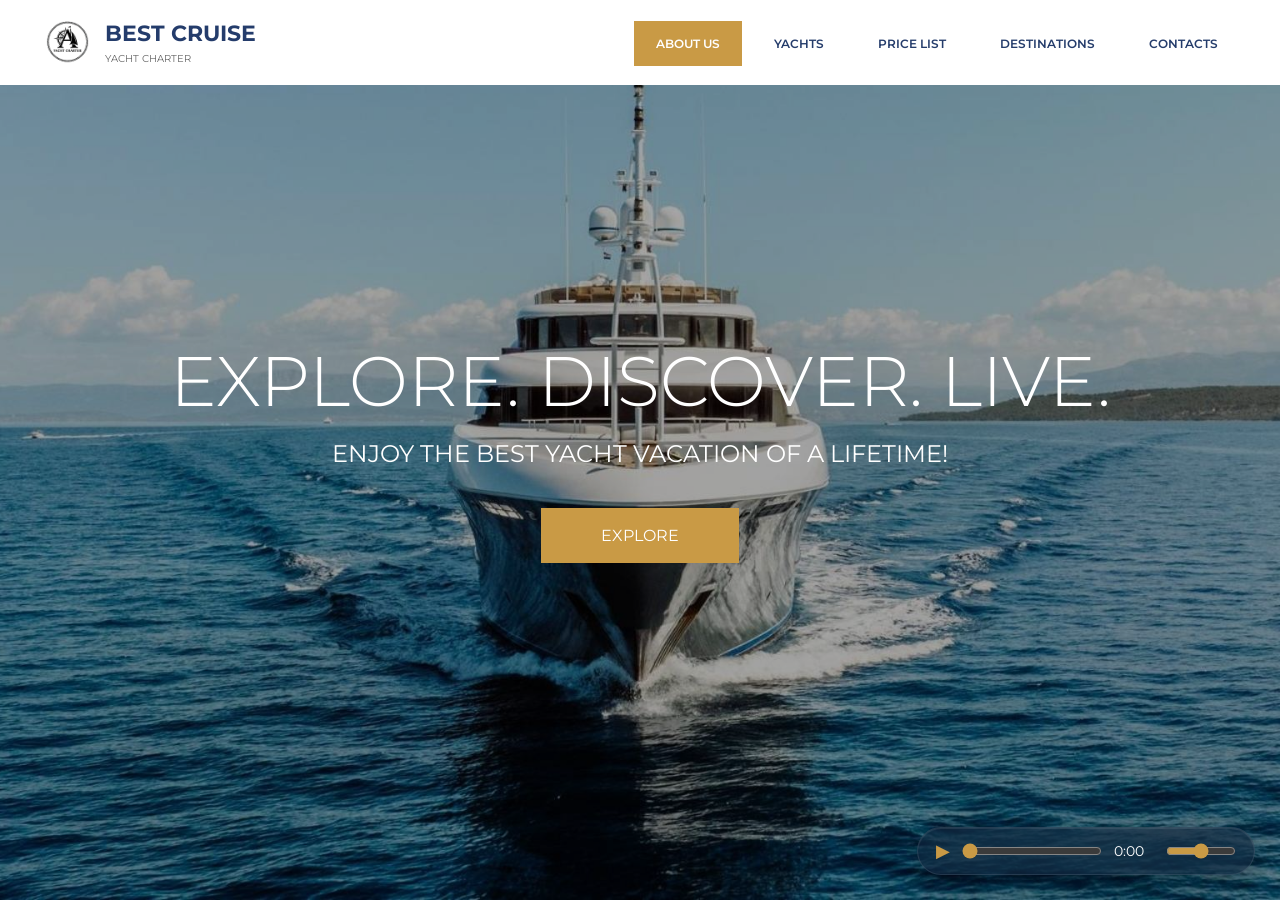
<file: index.html>
<!DOCTYPE html>
<html lang="sl">
<head>
    <meta charset="UTF-8">
    <meta name="viewport" content="width=device-width, initial-scale=1.0">
    <title>Best Cruise</title>

    <link rel="stylesheet" href="style.css">

    <link href="https://fonts.googleapis.com/css2?family=Montserrat:wght@300;400;600&display=swap" rel="stylesheet">
</head>
<body>

<header>
    <div class="container">

        <div class="logo">
            <img src="logo.png" alt="">
            <div>
                <h2>BEST CRUISE</h2>
                <span>YACHT CHARTER</span>
            </div>
        </div>

        <nav>
            <ul>
                <li><a class="active" href="index.html">ABOUT US</a></li>
                <li><a href="yachts.html">YACHTS</a></li>
                <li><a href="prices.html">PRICE LIST</a></li>
                <li><a href="destinations.html">DESTINATIONS</a></li>
                <li><a href="contacts.html">CONTACTS</a></li>
            </ul>
        </nav>

    </div>
</header>

<section class="hero">

    <div class="slide active"></div>
    <div class="slide"></div>

    <div class="overlay"></div>

    <div class="hero-content">
        <h1>EXPLORE. DISCOVER. LIVE.</h1>
        <p>ENJOY THE BEST YACHT VACATION OF A LIFETIME!</p>

        <a href="explore.html" class="btn">EXPLORE</a>
    </div>

</section>



<div class="music-player">

    <button id="playBtn">▶</button>

    <input type="range" id="seekBar" value="0">

    <span id="time">0:00</span>

    <input
        type="range"
        id="volumeBar"
        min="0"
        max="1"
        step="0.1"
        value="0.5">

    <audio id="bgMusic" loop>
        <source src="zvok/jblue.mp3" type="audio/mpeg">
    </audio>

</div>
<script src="script.js"></script>
</body>
</html>
</file>
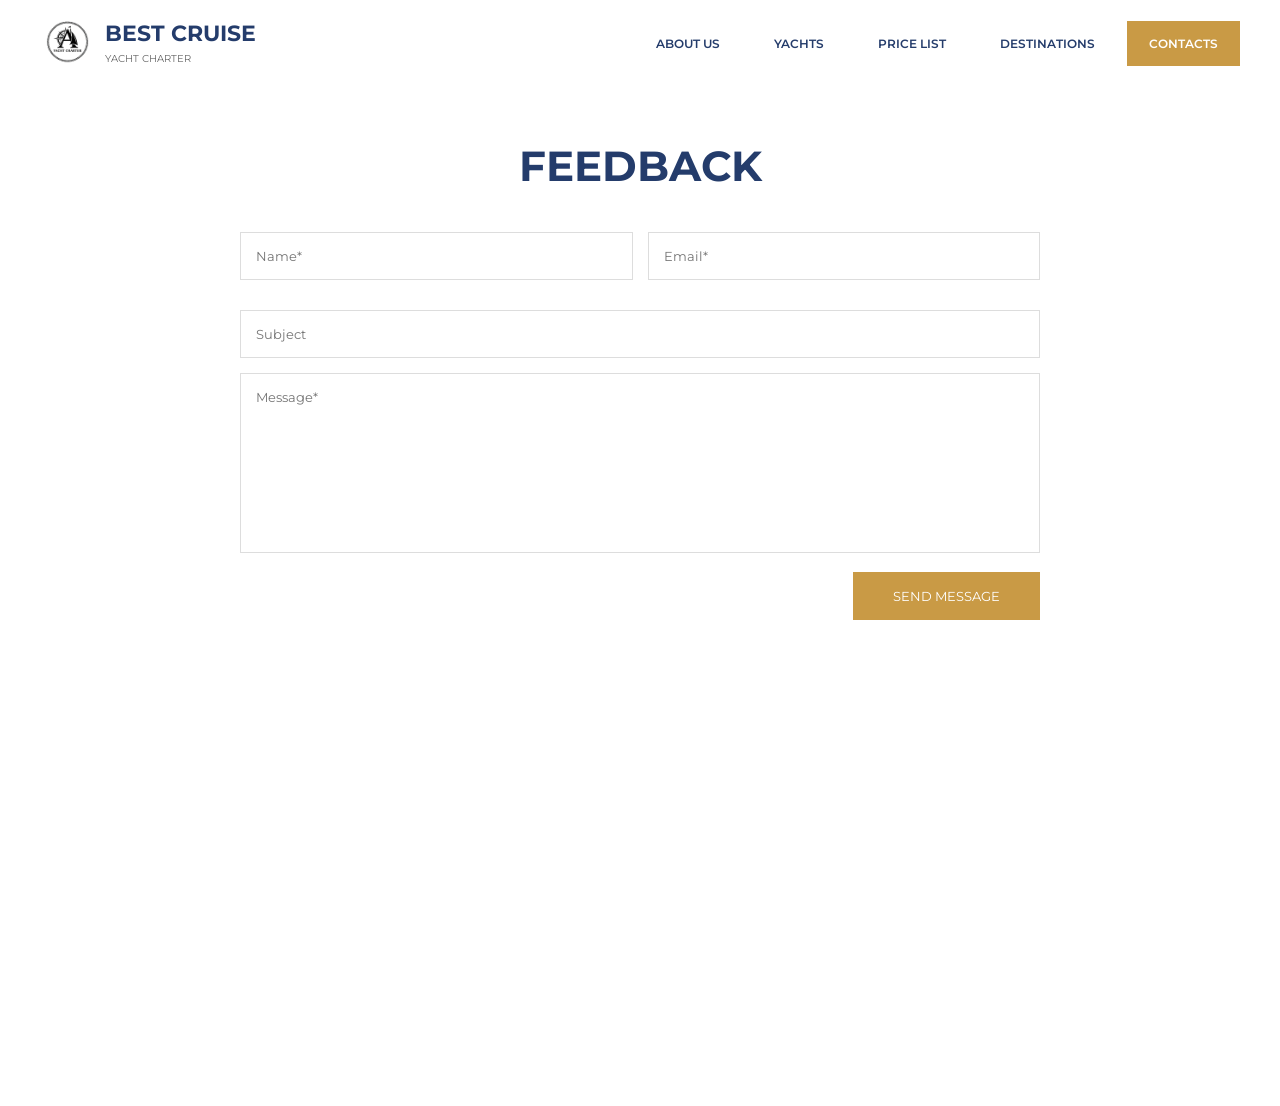
<file: contacts.html>
<!DOCTYPE html>
<html lang="sl">
<head>
    <meta charset="UTF-8">
    <meta name="viewport" content="width=device-width, initial-scale=1.0">
    <title>Contacts - Best Cruise</title>

    <link rel="stylesheet" href="style.css">
    <link rel="stylesheet" href="contacts.css">

    <link href="https://fonts.googleapis.com/css2?family=Montserrat:wght@300;400;500;600;700&display=swap" rel="stylesheet">
</head>
<body>

<header>
    <div class="container">

        <div class="logo">
            <img src="logo.png" alt="">
            <div>
                <h2>BEST CRUISE</h2>
                <span>YACHT CHARTER</span>
            </div>
        </div>

        <nav>
            <ul>
                <li><a href="index.html">ABOUT US</a></li>
                <li><a href="yachts.html">YACHTS</a></li>
                <li><a href="prices.html">PRICE LIST</a></li>
                <li><a href="destinations.html">DESTINATIONS</a></li>
                <li><a class="active" href="contacts.html">CONTACTS</a></li>
            </ul>
        </nav>

    </div>
</header>

<section class="contact-section">

    <h1>FEEDBACK</h1>

    <form class="contact-form">

        <div class="row">
            <input type="text" placeholder="Name*">
            <input type="email" placeholder="Email*">
        </div>

        <input type="text" placeholder="Subject">

        <textarea placeholder="Message*"></textarea>

        <button type="submit">
            SEND MESSAGE
        </button>

    </form>

</section>

<section class="map-section">

    <iframe
        src="https://maps.google.com/maps?q=Split&t=&z=13&ie=UTF8&iwloc=&output=embed"
        allowfullscreen=""
        loading="lazy">
    </iframe>

</section>

</body>
</html>
</file>
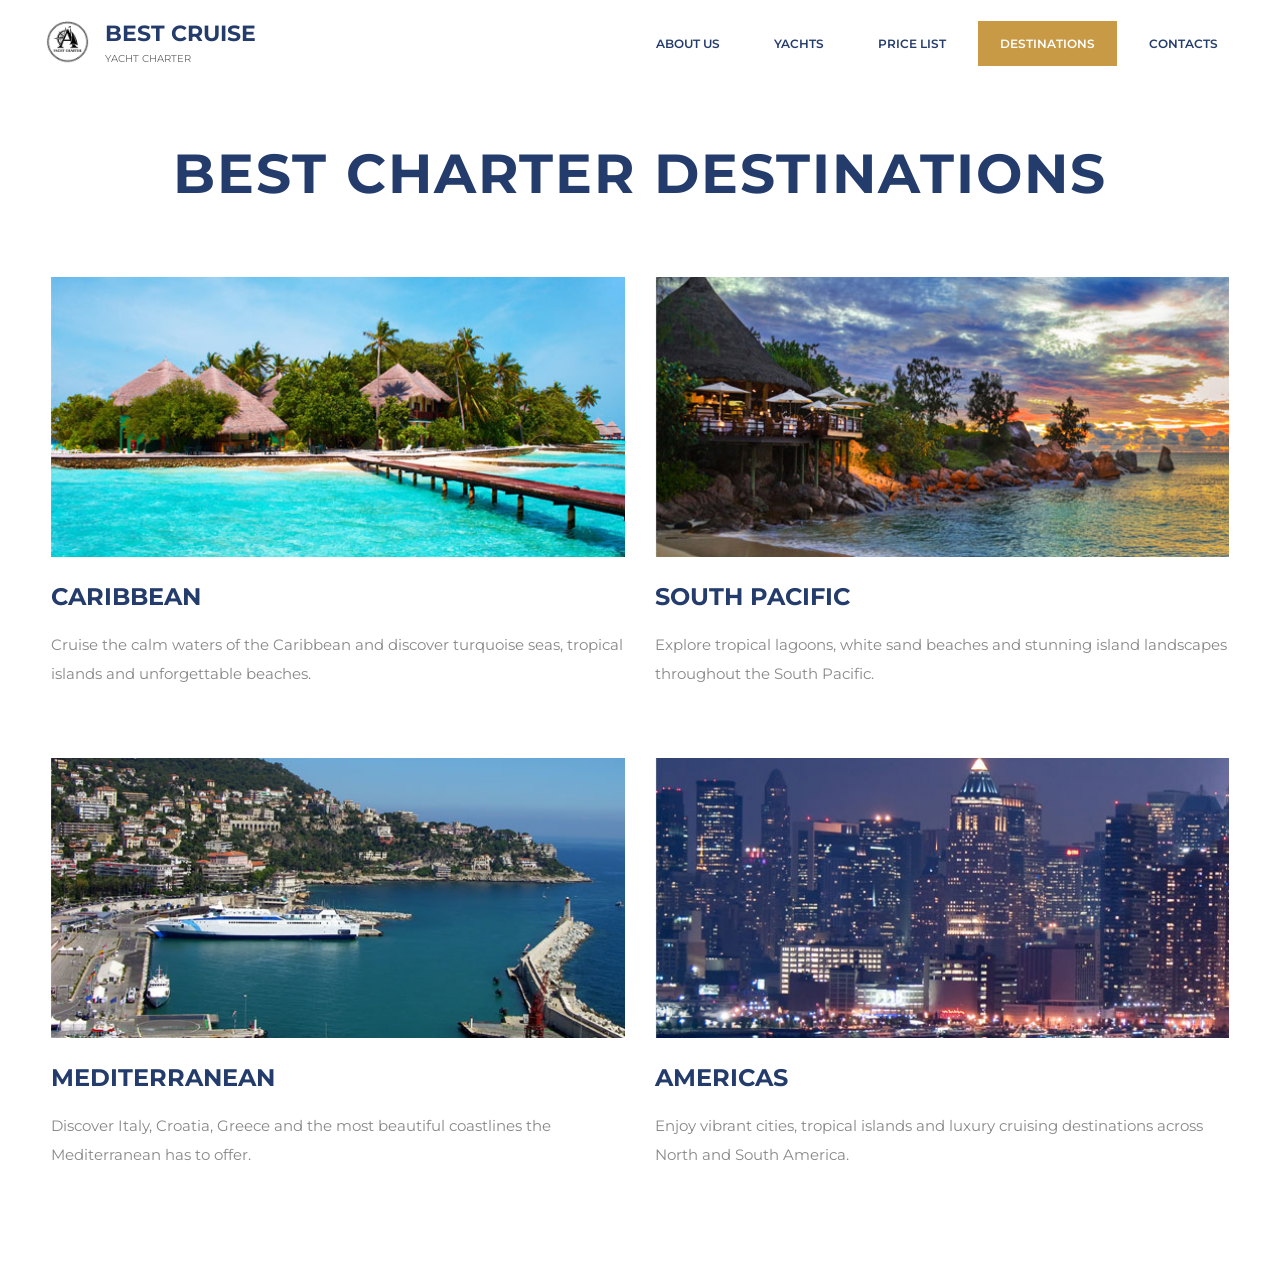
<file: destinations.html>
<!DOCTYPE html>
<html lang="sl">
<head>
    <meta charset="UTF-8">
    <meta name="viewport" content="width=device-width, initial-scale=1.0">
    <title>Destinations - Best Cruise</title>

    <link rel="stylesheet" href="style.css">
    <link rel="stylesheet" href="destinations.css">

    <link href="https://fonts.googleapis.com/css2?family=Montserrat:wght@300;400;500;600;700&display=swap" rel="stylesheet">
</head>
<body>

<header>
    <div class="container">

        <div class="logo">
            <img src="logo.png" alt="">
            <div>
                <h2>BEST CRUISE</h2>
                <span>YACHT CHARTER</span>
            </div>
        </div>

        <nav>
            <ul>
                <li><a href="index.html">ABOUT US</a></li>
                <li><a href="yachts.html">YACHTS</a></li>
                <li><a href="prices.html">PRICE LIST</a></li>
                <li><a class="active" href="destinations.html">DESTINATIONS</a></li>
                <li><a href="contacts.html">CONTACTS</a></li>
            </ul>
        </nav>

    </div>
</header>

<section class="destinations-page">

    <div class="section-title">
        <h1>BEST CHARTER DESTINATIONS</h1>
    </div>

    <div class="destinations-grid">

        <div class="destination-card">

            <img src="slike/carribean.jpg" alt="">

            <h2>CARIBBEAN</h2>

            <p>
                Cruise the calm waters of the Caribbean and discover
                turquoise seas, tropical islands and unforgettable beaches.
            </p>

        </div>

        <div class="destination-card">

            <img src="slike/south.jpg" alt="">

            <h2>SOUTH PACIFIC</h2>

            <p>
                Explore tropical lagoons, white sand beaches and
                stunning island landscapes throughout the South Pacific.
            </p>

        </div>

        <div class="destination-card">

            <img src="slike/mediterranean.jpg" alt="">

            <h2>MEDITERRANEAN</h2>

            <p>
                Discover Italy, Croatia, Greece and the most beautiful
                coastlines the Mediterranean has to offer.
            </p>

        </div>

        <div class="destination-card">

            <img src="slike/americas.jpg" alt="">

            <h2>AMERICAS</h2>

            <p>
                Enjoy vibrant cities, tropical islands and luxury
                cruising destinations across North and South America.
            </p>

        </div>

    </div>

</section>

</body>
</html>
</file>
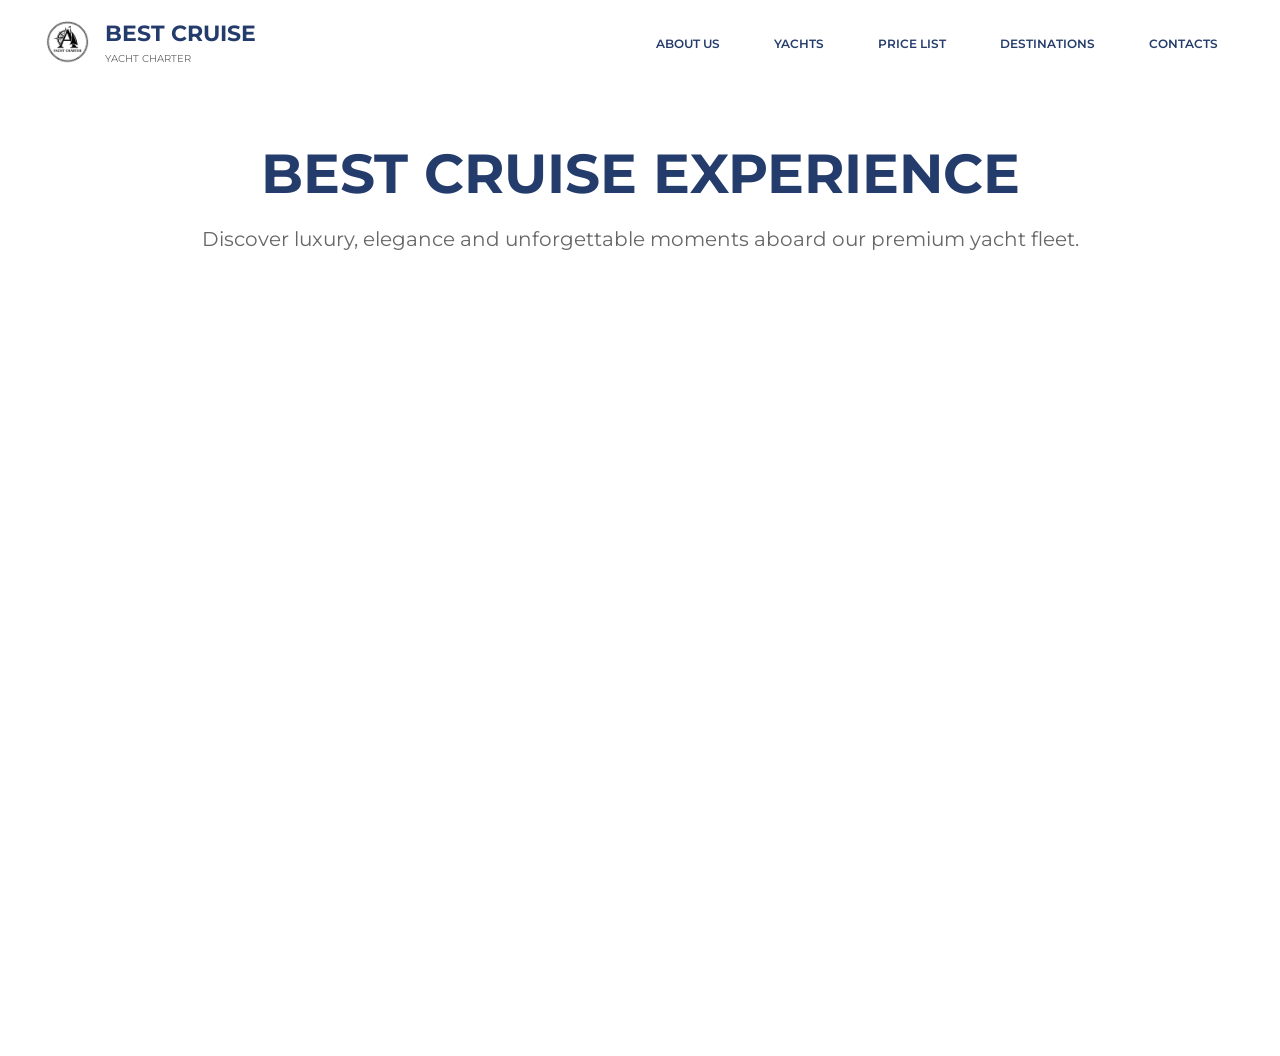
<file: explore.html>
<!DOCTYPE html>
<html lang="sl">
<head>
    <meta charset="UTF-8">
    <meta name="viewport" content="width=device-width, initial-scale=1.0">
    <title>Explore - Best Cruise</title>

    <link rel="stylesheet" href="style.css">
    <link rel="stylesheet" href="explore.css">

    <link href="https://fonts.googleapis.com/css2?family=Montserrat:wght@300;400;500;600;700&display=swap" rel="stylesheet">
</head>
<body>

<header>
    <div class="container">

        <div class="logo">
            <img src="logo.png" alt="">
            <div>
                <h2>BEST CRUISE</h2>
                <span>YACHT CHARTER</span>
            </div>
        </div>

        <nav>
            <ul>
                <li><a href="index.html">ABOUT US</a></li>
                <li><a href="yachts.html">YACHTS</a></li>
                <li><a href="prices.html">PRICE LIST</a></li>
                <li><a href="destinations.html">DESTINATIONS</a></li>
                <li><a href="contacts.html">CONTACTS</a></li>
            </ul>
        </nav>

    </div>
</header>

<section class="explore-page">

    <h1>BEST CRUISE EXPERIENCE</h1>

    <p>
        Discover luxury, elegance and unforgettable moments aboard
        our premium yacht fleet.
    </p>

    <div class="video-container">

        <iframe
            src="https://www.youtube.com/embed/_wC721zLZz4?autoplay=1"
            title="Best Cruise Experience"
            allow="accelerometer; autoplay; clipboard-write; encrypted-media; gyroscope; picture-in-picture"
            allowfullscreen>
        </iframe>

    </div>

</section>

</body>
</html>
</file>
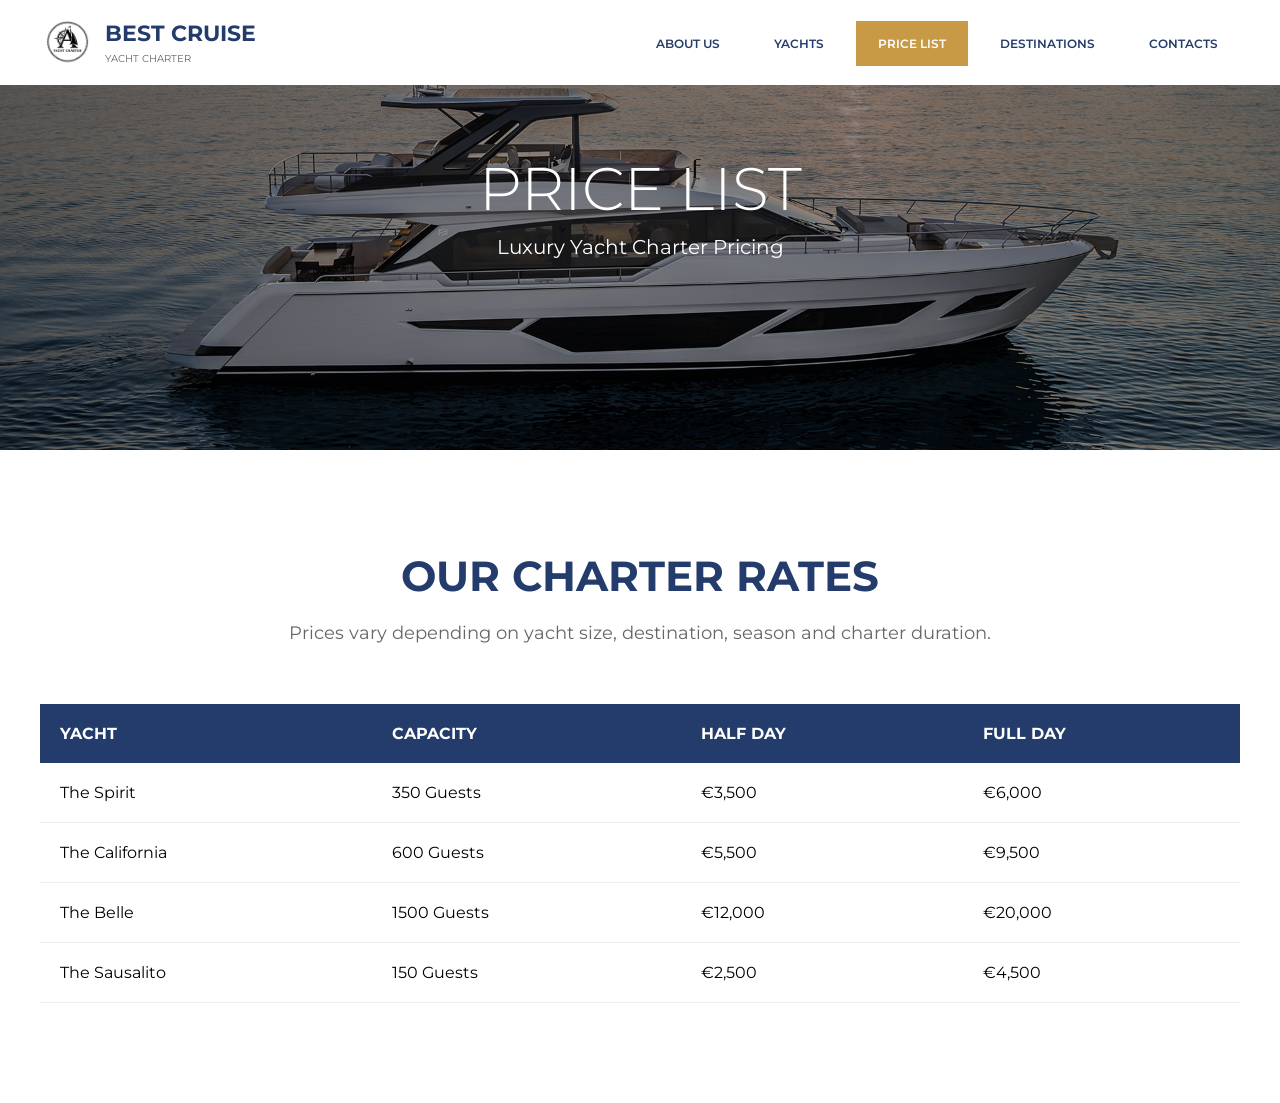
<file: prices.html>
<!DOCTYPE html>
<html lang="sl">
<head>
    <meta charset="UTF-8">
    <meta name="viewport" content="width=device-width, initial-scale=1.0">
    <title>Price List - Best Cruise</title>

    <link rel="stylesheet" href="style.css">
    <link rel="stylesheet" href="prices.css">

    <link href="https://fonts.googleapis.com/css2?family=Montserrat:wght@300;400;500;600;700&display=swap" rel="stylesheet">
</head>
<body>

<header>
    <div class="container">

        <div class="logo">
            <img src="logo.png" alt="">
            <div>
                <h2>BEST CRUISE</h2>
                <span>YACHT CHARTER</span>
            </div>
        </div>

        <nav>
            <ul>
                <li><a href="index.html">ABOUT US</a></li>
                <li><a href="yachts.html">YACHTS</a></li>
                <li><a class="active" href="prices.html">PRICE LIST</a></li>
                <li><a href="destinations.html">DESTINATIONS</a></li>
                <li><a href="contacts.html">CONTACTS</a></li>
             </ul>
        </nav>

    </div>
</header>

<section class="prices-hero">

    <div class="overlay"></div>

    <div class="hero-content">
        <h1>PRICE LIST</h1>
        <p>Luxury Yacht Charter Pricing</p>
    </div>

</section>

<section class="pricing">

    <div class="section-title">
        <h2>OUR CHARTER RATES</h2>
        <p>
            Prices vary depending on yacht size, destination,
            season and charter duration.
        </p>
    </div>

    <table class="price-table">

        <thead>
            <tr>
                <th>YACHT</th>
                <th>CAPACITY</th>
                <th>HALF DAY</th>
                <th>FULL DAY</th>
            </tr>
        </thead>

        <tbody>

            <tr>
                <td>The Spirit</td>
                <td>350 Guests</td>
                <td>€3,500</td>
                <td>€6,000</td>
            </tr>

            <tr>
                <td>The California</td>
                <td>600 Guests</td>
                <td>€5,500</td>
                <td>€9,500</td>
            </tr>

            <tr>
                <td>The Belle</td>
                <td>1500 Guests</td>
                <td>€12,000</td>
                <td>€20,000</td>
            </tr>

            <tr>
                <td>The Sausalito</td>
                <td>150 Guests</td>
                <td>€2,500</td>
                <td>€4,500</td>
            </tr>

        </tbody>

    </table>

</section>

</body>
</html>
</file>
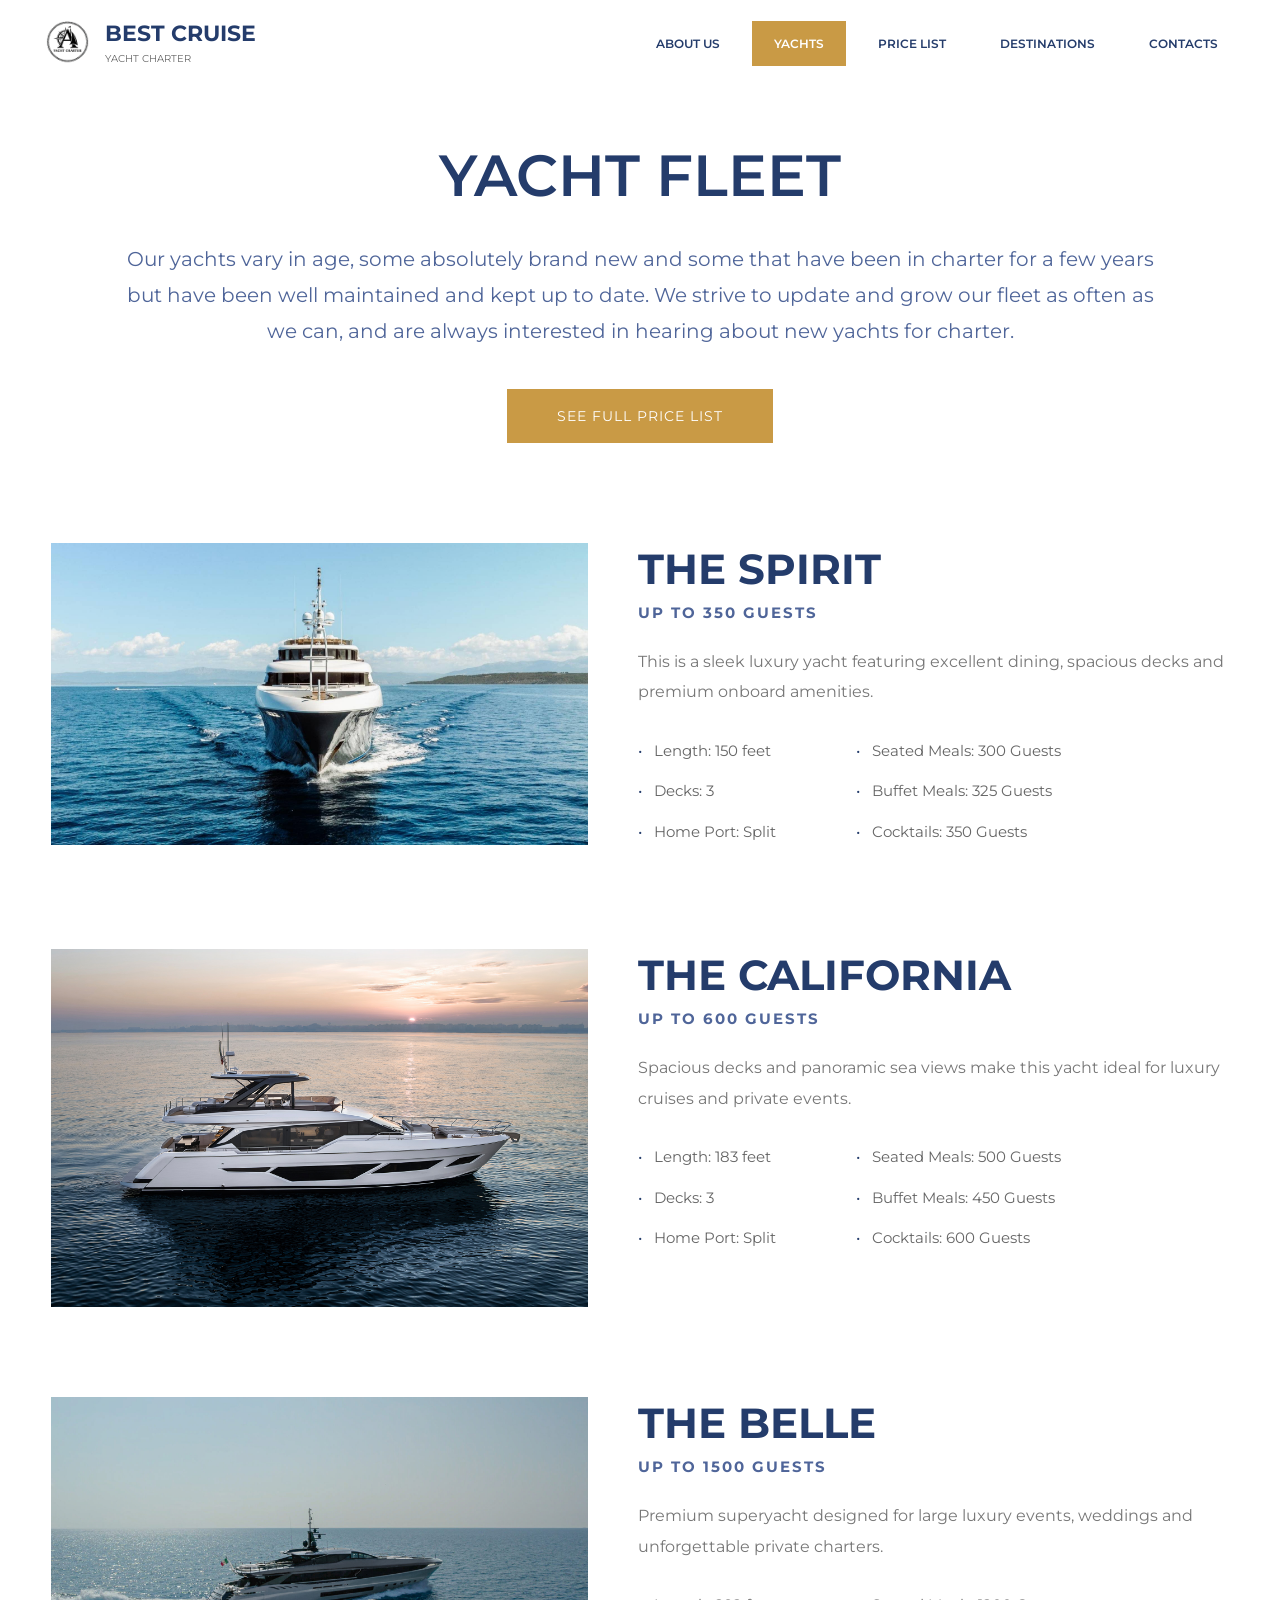
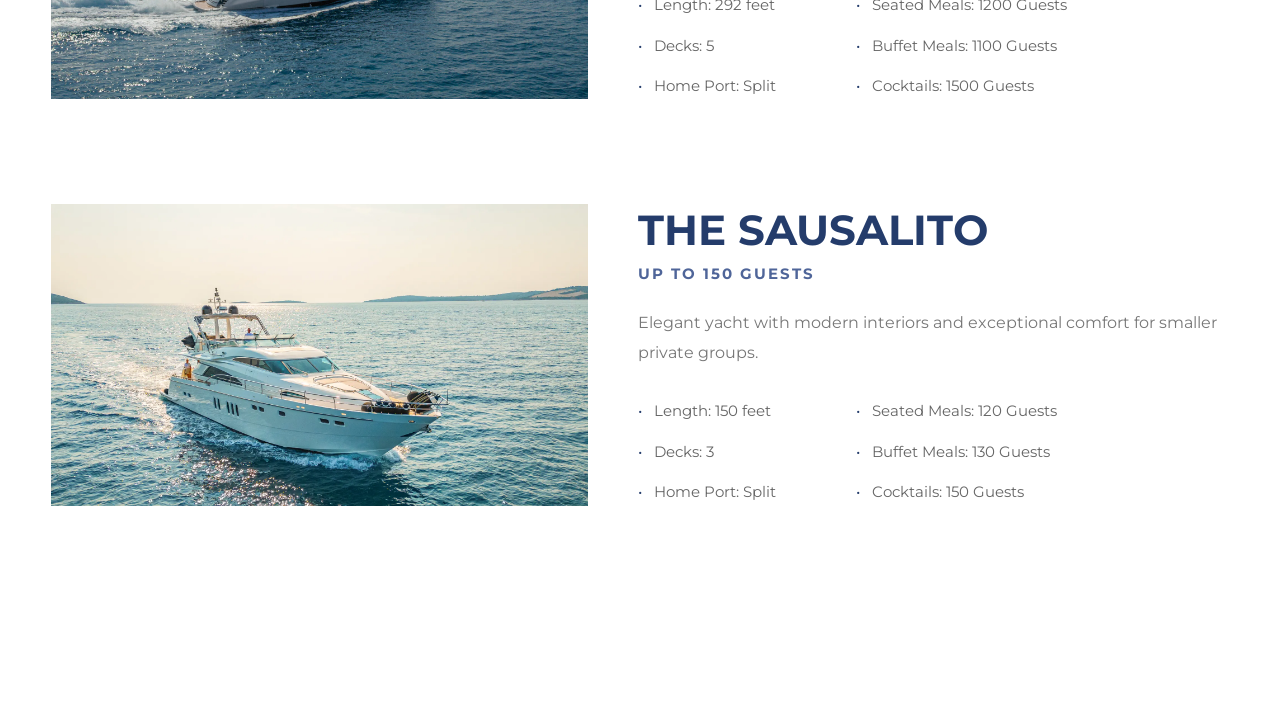
<file: yachts.html>
<!DOCTYPE html>
<html lang="sl">
<head>
    <meta charset="UTF-8">
    <meta name="viewport" content="width=device-width, initial-scale=1.0">
    <title>Yachts - Best Cruise</title>

    <link rel="stylesheet" href="style.css">

    <link href="https://fonts.googleapis.com/css2?family=Montserrat:wght@300;400;500;600;700&display=swap" rel="stylesheet">
    <link rel="stylesheet" href="style.css">
    <link rel="stylesheet" href="yachts.css">
</head>
<body>

<header>
    <div class="container">

        <div class="logo">
            <img src="logo.png" alt="">
            <div>
                <h2>BEST CRUISE</h2>
                <span>YACHT CHARTER</span>
            </div>
        </div>

        <nav>
            <ul>
                <li><a href="index.html">ABOUT US</a></li>
                <li><a class="active" href="yachts.html">YACHTS</a></li>
                <li><a href="prices.html">PRICE LIST</a></li>
                <li><a href="destinations.html">DESTINATIONS</a></li>
                <li><a href="contacts.html">CONTACTS</a></li>
            </ul>
        </nav>

    </div>
</header>

<section class="fleet-page">

    <div class="fleet-header">

        <h1>YACHT FLEET</h1>

        <p>
            Our yachts vary in age, some absolutely brand new and some that have
            been in charter for a few years but have been well maintained and kept
            up to date. We strive to update and grow our fleet as often as we can,
            and are always interested in hearing about new yachts for charter.
        </p>

        <!-- <a href="#" class="price-btn"> -->
           <!--  SEE FULL PRICE LIST -->
        <!-- </a> -->
        <a href="prices.html" class="price-btn">
            SEE FULL PRICE LIST
        </a>

    </div>

    <div class="fleet-container">

        <div class="yacht-card">

            <div class="yacht-image">
                <img src="slike/jahta.jpg" alt="">
            </div>

            <div class="yacht-info">
                <h2>THE SPIRIT</h2>
                <h3>UP TO 350 GUESTS</h3>

                <p>
                    This is a sleek luxury yacht featuring excellent dining,
                    spacious decks and premium onboard amenities.
                </p>

                <div class="specs">
                    <ul>
                        <li>Length: 150 feet</li>
                        <li>Decks: 3</li>
                        <li>Home Port: Split</li>
                    </ul>

                    <ul>
                        <li>Seated Meals: 300 Guests</li>
                        <li>Buffet Meals: 325 Guests</li>
                        <li>Cocktails: 350 Guests</li>
                    </ul>
                </div>
            </div>

        </div>

        <div class="yacht-card">

            <div class="yacht-image">
                <img src="slike/jj2.jpg" alt="">
            </div>

            <div class="yacht-info">
                <h2>THE CALIFORNIA</h2>
                <h3>UP TO 600 GUESTS</h3>

                <p>
                    Spacious decks and panoramic sea views make this yacht
                    ideal for luxury cruises and private events.
                </p>

                <div class="specs">
                    <ul>
                        <li>Length: 183 feet</li>
                        <li>Decks: 3</li>
                        <li>Home Port: Split</li>
                    </ul>

                    <ul>
                        <li>Seated Meals: 500 Guests</li>
                        <li>Buffet Meals: 450 Guests</li>
                        <li>Cocktails: 600 Guests</li>
                    </ul>
                </div>
            </div>

        </div>

        <div class="yacht-card">

            <div class="yacht-image">
                <img src="slike/sl3.jpg" alt="">
            </div>

            <div class="yacht-info">
                <h2>THE BELLE</h2>
                <h3>UP TO 1500 GUESTS</h3>

                <p>
                    Premium superyacht designed for large luxury events,
                    weddings and unforgettable private charters.
                </p>

                <div class="specs">
                    <ul>
                        <li>Length: 292 feet</li>
                        <li>Decks: 5</li>
                        <li>Home Port: Split</li>
                    </ul>

                    <ul>
                        <li>Seated Meals: 1200 Guests</li>
                        <li>Buffet Meals: 1100 Guests</li>
                        <li>Cocktails: 1500 Guests</li>
                    </ul>
                </div>
            </div>

        </div>

        <div class="yacht-card">

            <div class="yacht-image">
                <img src="slike/sl2.webp" alt="">
            </div>

            <div class="yacht-info">
                <h2>THE SAUSALITO</h2>
                <h3>UP TO 150 GUESTS</h3>

                <p>
                    Elegant yacht with modern interiors and exceptional
                    comfort for smaller private groups.
                </p>

                <div class="specs">
                    <ul>
                        <li>Length: 150 feet</li>
                        <li>Decks: 3</li>
                        <li>Home Port: Split</li>
                    </ul>

                    <ul>
                        <li>Seated Meals: 120 Guests</li>
                        <li>Buffet Meals: 130 Guests</li>
                        <li>Cocktails: 150 Guests</li>
                    </ul>
                </div>
            </div>

        </div>

    </div>

</section>

</body>
</html>
</file>
<file: style.css>
*{
    margin:0;
    padding:0;
    box-sizing:border-box;
}

body{
    font-family:'Montserrat',sans-serif;
}

/* HEADER */

header{
    position:absolute;
    top:0;
    left:0;
    width:100%;
    background:white;
    height:85px;
    z-index:100;
}

.container{
    width:1200px;
    max-width:95%;
    margin:auto;
    height:100%;

    display:flex;
    justify-content:space-between;
    align-items:center;
}

.logo{
    display:flex;
    align-items:center;
    gap:10px;
}

.logo img{
    width:55px;
}

.logo h2{
    color:#243c6b;
    font-size:22px;
}

.logo span{
    font-size:10px;
    color:#666;
}

nav ul{
    display:flex;
    list-style:none;
}

nav ul li{
    margin-left:10px;
}

nav ul li a{
    text-decoration:none;
    color:#243c6b;
    font-size:12px;
    font-weight:600;
    padding:15px 22px;
}

.active{
    background:#c99a45;
    color:white;
}

/* HERO */

.hero{
    position:relative;
    width:100%;
    height:100vh;
    overflow:hidden;
}

/* SLIDES */

.slide{
    position:absolute;
    inset:0;

    background-size:cover;
    background-position:center;

    opacity:0;
    transition:opacity 1.5s ease;
}

.slide.active{
    opacity:1;
}

/* OVERLAY */

.overlay{
    position:absolute;
    inset:0;
    background:rgba(0,0,0,0.35);
    z-index:2;
}

/* CONTENT */

.hero-content{
    position:relative;
    z-index:3;

    height:100%;

    display:flex;
    flex-direction:column;
    justify-content:center;
    align-items:center;

    color:white;
    text-align:center;
}

.hero-content h1{
    font-size:70px;
    font-weight:300;
    margin-bottom:15px;
}

.hero-content p{
    font-size:24px;
    margin-bottom:40px;
}

.btn{
    background:#c99a45;
    color:white;
    text-decoration:none;

    padding:18px 60px;

    transition:.3s;
}

.btn:hover{
    background:#b58633;
}








.music-player{
    position:fixed;
    bottom:25px;
    right:25px;

    z-index:9999;

    display:flex;
    align-items:center;
    gap:12px;

    padding:12px 18px;

    background:rgba(15,25,50,.45);

    backdrop-filter:blur(25px);
    -webkit-backdrop-filter:blur(25px);

    border:1px solid rgba(255,255,255,.1);

    border-radius:30px;

    box-shadow:
    0 10px 30px rgba(0,0,0,.3),
    inset 0 1px 1px rgba(255,255,255,.1);
}

.music-player button{
    background:none;
    border:none;

    color:#c99a45;

    font-size:18px;
    cursor:pointer;
}

.music-player span{
    color:white;
    font-size:14px;
    min-width:40px;
}

#seekBar{
    width:140px;
    accent-color:#c99a45;
}

#volumeBar{
    width:70px;
    accent-color:#c99a45;
}
</file>
<file: contacts.css>
.contact-section{
    padding-top:140px;
    padding-bottom:80px;
    background:#fff;
}

.contact-section h1{
    text-align:center;
    color:#243c6b;
    font-size:42px;
    margin-bottom:40px;
}

.contact-form{
    width:800px;
    max-width:90%;
    margin:auto;
}

.row{
    display:flex;
    gap:15px;
    margin-bottom:15px;
}

.row input{
    flex:1;
}

.contact-form input,
.contact-form textarea{
    width:100%;

    border:1px solid #ddd;
    padding:15px;

    font-family:'Montserrat',sans-serif;
    margin-bottom:15px;
}

.contact-form textarea{
    height:180px;
    resize:none;
}

.contact-form button{
    float:right;

    background:#c99a45;
    color:white;

    border:none;
    padding:16px 40px;

    cursor:pointer;
    font-family:'Montserrat',sans-serif;
    transition:.3s;
}

.contact-form button:hover{
    background:#b5883c;
}

.map-section{
    width:100%;
    height:450px;
}

.map-section iframe{
    width:100%;
    height:100%;
    border:0;
}

@media(max-width:768px){

    .row{
        flex-direction:column;
        gap:0;
    }

    .contact-form button{
        width:100%;
        float:none;
    }
}
</file>
<file: destinations.css>
.destinations-page{
    padding-top:140px;
    padding-bottom:100px;
    background:#ffffff;
}

.section-title{
    text-align:center;
    margin-bottom:70px;
}

.section-title h1{
    color:#243c6b;
    font-size:55px;
    font-weight:700;
    letter-spacing:2px;
}

/* GRID */

.destinations-grid{
    width:1300px;
    max-width:92%;
    margin:auto;

    display:grid;
    grid-template-columns:1fr 1fr;
    gap:70px 30px;
}

/* CARD */

.destination-card img{
    width:100%;
    height:280px;
    object-fit:cover;
    display:block;

    transition:0.5s;
}

.destination-card:hover img{
    transform:scale(1.03);
}

.destination-card h2{
    margin-top:25px;
    margin-bottom:20px;

    color:#243c6b;
    font-size:24px;
    font-weight:700;
}

.destination-card p{
    color:#888;
    line-height:1.9;
    font-size:15px;
}

/* MOBILE */

@media(max-width:900px){

    .destinations-grid{
        grid-template-columns:1fr;
    }

    .section-title h1{
        font-size:40px;
    }
}
</file>
<file: explore.css>
.explore-page{
    padding-top:140px;
    padding-bottom:80px;

    width:1200px;
    max-width:95%;

    margin:auto;
    text-align:center;
}

.explore-page h1{
    color:#243c6b;
    font-size:55px;
    margin-bottom:20px;
}

.explore-page p{
    color:#666;
    font-size:20px;
    margin-bottom:50px;
}

.video-container{
    position:relative;
    width:100%;
    padding-bottom:56.25%;
    height:0;

    overflow:hidden;

    border-radius:10px;
}

.video-container iframe{
    position:absolute;
    top:0;
    left:0;

    width:100%;
    height:100%;

    border:none;
}

@media(max-width:768px){

    .explore-page h1{
        font-size:40px;
    }

    .explore-page p{
        font-size:16px;
    }

}
</file>
<file: prices.css>
.prices-hero{
    height:50vh;

    background-image:url("slike/jj2.jpg");
    background-size:cover;
    background-position:center center;
    background-repeat:no-repeat;

    position:relative;

    display:flex;
    justify-content:center;
    align-items:center;
}

.prices-hero .overlay{
    position:absolute;
    inset:0;
    background:rgba(0,0,0,.45);
}

.hero-content{
    position:relative;
    z-index:2;
    text-align:center;
    color:white;
}

.hero-content h1{
    font-size:60px;
    font-weight:300;
    margin-bottom:10px;
}

.hero-content p{
    font-size:20px;
}

.pricing{
    width:1200px;
    max-width:95%;
    margin:100px auto;
}

.section-title{
    text-align:center;
    margin-bottom:60px;
}

.section-title h2{
    color:#243c6b;
    font-size:42px;
    margin-bottom:20px;
}

.section-title p{
    color:#666;
    font-size:18px;
}

.price-table{
    width:100%;
    border-collapse:collapse;
    background:white;
}

.price-table thead{
    background:#243c6b;
    color:white;
}

.price-table th{
    padding:20px;
    text-align:left;
}

.price-table td{
    padding:20px;
    border-bottom:1px solid #eee;
}

.price-table tbody tr:hover{
    background:#f7f7f7;
}

@media(max-width:768px){

    .hero-content h1{
        font-size:40px;
    }

    .price-table{
        display:block;
        overflow-x:auto;
    }

}
</file>
<file: yachts.css>
/* ===== PAGE ===== */

.fleet-page{
    padding-top:140px;
    padding-bottom:100px;
    background:#ffffff;
}

.fleet-header{
    text-align:center;
    max-width:1100px;
    margin:0 auto 100px auto;
    padding:0 20px;
}

.fleet-header h1{
    color:#243c6b;
    font-size:58px;
    font-weight:600;
    margin-bottom:30px;
}

.fleet-header p{
    color:#4f6599;
    font-size:20px;
    line-height:1.8;
}

.price-btn{
    display:inline-block;
    margin-top:40px;

    background:#c99a45;
    color:white;

    padding:18px 50px;
    text-decoration:none;
    letter-spacing:1px;
    font-size:14px;
}

/* ===== CONTAINER ===== */

.fleet-container{
    width:1300px;
    max-width:92%;
    margin:auto;
}

/* ===== YACHT ===== */

.yacht-card{
    display:flex;
    gap:50px;
    margin-bottom:90px;
    align-items:flex-start;
}

/* IMAGE */

.yacht-image{
    flex:1;
    overflow:hidden;
}

.yacht-image img{
    width:100%;
    display:block;
    transition:0.5s;
}

.yacht-image:hover img{
    transform:scale(1.03);
}

/* CONTENT */

.yacht-info{
    flex:1.1;
}

.yacht-info h2{
    color:#243c6b;
    font-size:42px;
    font-weight:700;
    margin-bottom:8px;
}

.yacht-info h3{
    color:#4f6599;
    font-size:15px;
    letter-spacing:2px;
    margin-bottom:25px;
}

.yacht-info p{
    color:#777;
    line-height:1.9;
    margin-bottom:30px;
}

/* SPECS */

.specs{
    display:flex;
    gap:80px;
}

.specs ul{
    list-style:none;
}

.specs li{
    color:#666;
    margin-bottom:15px;
    font-size:15px;
    line-height:1.7;
}

.specs li::before{
    content:"•";
    color:#243c6b;
    margin-right:12px;
}

/* RESPONSIVE */

@media(max-width:1000px){

    .yacht-card{
        flex-direction:column;
    }

    .specs{
        flex-direction:column;
        gap:10px;
    }

    .fleet-header h1{
        font-size:42px;
    }

    .yacht-info h2{
        font-size:32px;
    }
}
</file>
